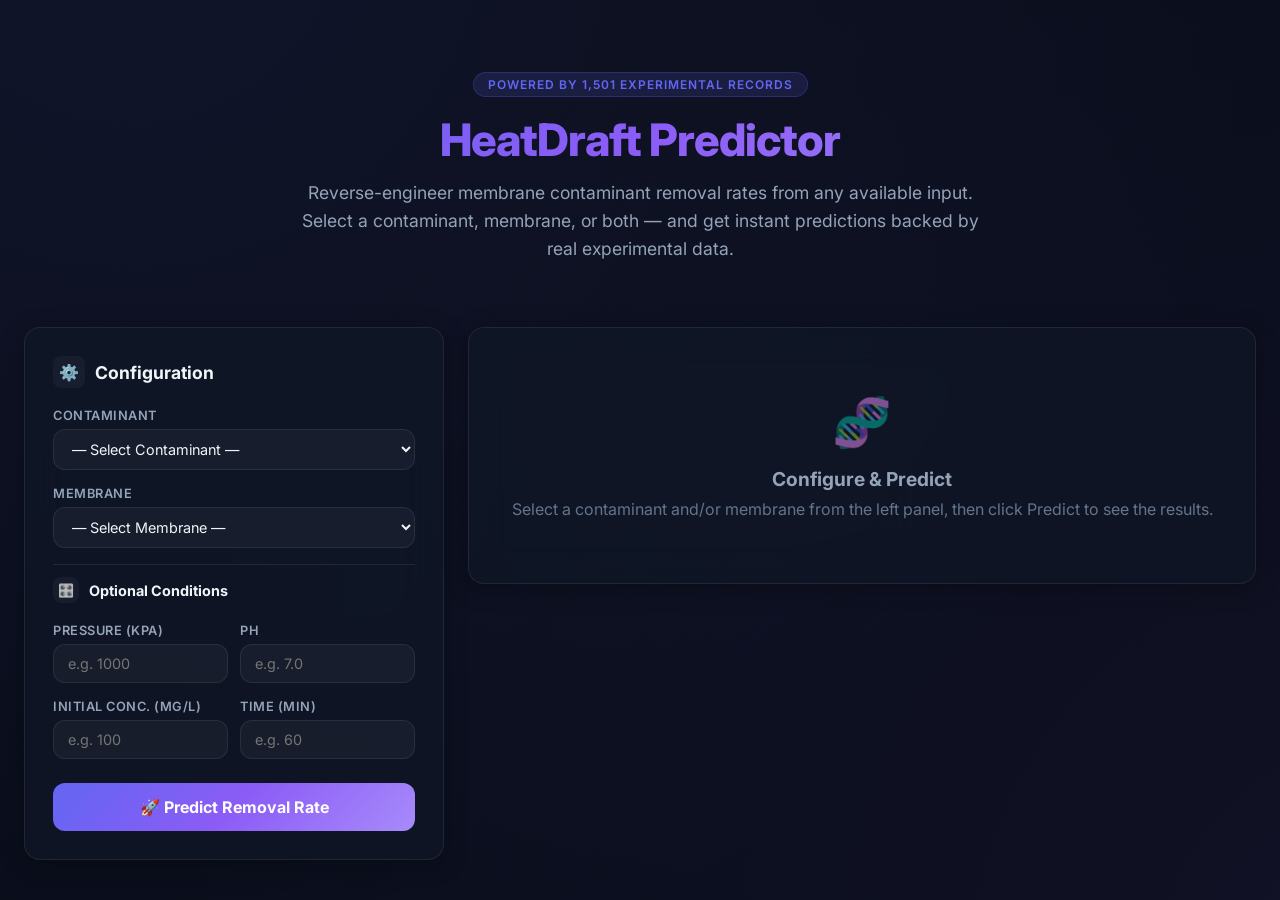
<file: app/index.html>
<!DOCTYPE html>
<html lang="en">
<head>
  <meta charset="UTF-8">
  <meta name="viewport" content="width=device-width, initial-scale=1.0">
  <meta name="description" content="HeatDraft - Membrane Contaminant Removal Rate Prediction App powered by experimental data from Nature paper dataset.">
  <title>HeatDraft | Membrane Removal Rate Predictor</title>
  <link rel="stylesheet" href="style.css">
</head>
<body>
  <div class="app-container">

    <!-- Header -->
    <header class="header">
      <div class="badge">Powered by 1,501 Experimental Records</div>
      <h1>HeatDraft Predictor</h1>
      <p>Reverse-engineer membrane contaminant removal rates from any available input. 
         Select a contaminant, membrane, or both — and get instant predictions backed by real experimental data.</p>
    </header>

    <!-- Main Layout -->
    <div class="main-grid">

      <!-- Left Panel: Inputs -->
      <div class="card" style="position:sticky; top:24px;">
        <div class="card-title"><div class="icon">⚙️</div> Configuration</div>

        <div class="form-group">
          <label for="contaminant-select">Contaminant</label>
          <select id="contaminant-select">
            <option value="">— Select Contaminant —</option>
          </select>
        </div>

        <div class="form-group">
          <label for="membrane-select">Membrane</label>
          <select id="membrane-select">
            <option value="">— Select Membrane —</option>
          </select>
        </div>

        <div class="separator"></div>

        <div class="card-title" style="font-size:0.9rem; margin-top:12px;">
          <div class="icon" style="width:26px;height:26px;font-size:0.8rem;">🎛️</div> 
          Optional Conditions
        </div>

        <div class="input-row">
          <div class="form-group">
            <label for="pressure">Pressure (kPa)</label>
            <input type="number" id="pressure" placeholder="e.g. 1000" step="any">
          </div>
          <div class="form-group">
            <label for="ph">pH</label>
            <input type="number" id="ph" placeholder="e.g. 7.0" step="0.1" min="0" max="14">
          </div>
        </div>

        <div class="input-row">
          <div class="form-group">
            <label for="init-conc">Initial Conc. (mg/L)</label>
            <input type="number" id="init-conc" placeholder="e.g. 100" step="any">
          </div>
          <div class="form-group">
            <label for="time">Time (min)</label>
            <input type="number" id="time" placeholder="e.g. 60" step="any">
          </div>
        </div>

        <button class="btn-predict" onclick="predict()">
          🚀 Predict Removal Rate
        </button>
      </div>

      <!-- Right Panel: Results -->
      <div id="results-area" class="results-area">
        <div class="card empty-state">
          <div class="icon">🧬</div>
          <h3>Configure & Predict</h3>
          <p>Select a contaminant and/or membrane from the left panel, then click Predict to see the results.</p>
        </div>
      </div>
    </div>
  </div>

  <script src="app_data.js"></script>
  <script src="app.js"></script>
</body>
</html>
</file>
<file: app/style.css>
@import url('https://fonts.googleapis.com/css2?family=Inter:wght@300;400;500;600;700;800&display=swap');

*, *::before, *::after { box-sizing: border-box; margin: 0; padding: 0; }

:root {
  --bg-primary: #0a0e1a;
  --bg-secondary: #111827;
  --bg-card: rgba(17, 24, 39, 0.7);
  --bg-glass: rgba(255,255,255,0.04);
  --border: rgba(255,255,255,0.08);
  --border-focus: rgba(99,102,241,0.5);
  --text-primary: #f1f5f9;
  --text-secondary: #94a3b8;
  --text-muted: #64748b;
  --accent: #6366f1;
  --accent-glow: rgba(99,102,241,0.3);
  --success: #10b981;
  --warning: #f59e0b;
  --danger: #ef4444;
  --gradient-1: linear-gradient(135deg, #6366f1, #8b5cf6, #a78bfa);
  --gradient-2: linear-gradient(135deg, #0ea5e9, #6366f1);
  --radius: 12px;
  --radius-lg: 16px;
  --shadow: 0 4px 24px rgba(0,0,0,0.3);
  --transition: 0.3s cubic-bezier(0.4, 0, 0.2, 1);
}

body {
  font-family: 'Inter', sans-serif;
  background: var(--bg-primary);
  color: var(--text-primary);
  min-height: 100vh;
  overflow-x: hidden;
}

body::before {
  content: '';
  position: fixed;
  top: -50%;
  left: -50%;
  width: 200%;
  height: 200%;
  background: radial-gradient(circle at 30% 20%, rgba(99,102,241,0.08) 0%, transparent 50%),
              radial-gradient(circle at 80% 80%, rgba(139,92,246,0.06) 0%, transparent 50%);
  z-index: 0;
  pointer-events: none;
  animation: bgFloat 20s ease-in-out infinite alternate;
}

@keyframes bgFloat {
  0% { transform: translate(0, 0); }
  100% { transform: translate(-3%, -3%); }
}

.app-container { position: relative; z-index: 1; max-width: 1400px; margin: 0 auto; padding: 24px; }

/* Header */
.header {
  text-align: center;
  padding: 48px 24px 32px;
  margin-bottom: 32px;
}
.header h1 {
  font-size: 2.8rem;
  font-weight: 800;
  background: var(--gradient-1);
  -webkit-background-clip: text;
  -webkit-text-fill-color: transparent;
  background-clip: text;
  margin-bottom: 12px;
  letter-spacing: -1px;
}
.header p {
  font-size: 1.1rem;
  color: var(--text-secondary);
  max-width: 700px;
  margin: 0 auto;
  line-height: 1.6;
}
.badge {
  display: inline-block;
  padding: 4px 14px;
  border-radius: 20px;
  font-size: 0.75rem;
  font-weight: 600;
  text-transform: uppercase;
  letter-spacing: 1px;
  margin-bottom: 16px;
  background: rgba(99,102,241,0.15);
  color: var(--accent);
  border: 1px solid rgba(99,102,241,0.25);
}

/* Layout */
.main-grid {
  display: grid;
  grid-template-columns: 420px 1fr;
  gap: 24px;
  align-items: start;
}

@media (max-width: 1024px) {
  .main-grid { grid-template-columns: 1fr; }
}

/* Cards */
.card {
  background: var(--bg-card);
  border: 1px solid var(--border);
  border-radius: var(--radius-lg);
  padding: 28px;
  backdrop-filter: blur(20px);
  box-shadow: var(--shadow);
  transition: var(--transition);
}
.card:hover { border-color: rgba(255,255,255,0.12); }
.card-title {
  font-size: 1.1rem;
  font-weight: 700;
  margin-bottom: 20px;
  display: flex;
  align-items: center;
  gap: 10px;
}
.card-title .icon {
  width: 32px;
  height: 32px;
  border-radius: 8px;
  display: flex;
  align-items: center;
  justify-content: center;
  font-size: 1rem;
  background: var(--bg-glass);
}

/* Form elements */
.form-group { margin-bottom: 16px; }
.form-group label {
  display: block;
  font-size: 0.8rem;
  font-weight: 600;
  color: var(--text-secondary);
  margin-bottom: 6px;
  text-transform: uppercase;
  letter-spacing: 0.5px;
}

select, input[type="number"], input[type="text"] {
  width: 100%;
  padding: 10px 14px;
  background: var(--bg-glass);
  border: 1px solid var(--border);
  border-radius: var(--radius);
  color: var(--text-primary);
  font-family: 'Inter', sans-serif;
  font-size: 0.9rem;
  transition: var(--transition);
  outline: none;
}
select:focus, input:focus {
  border-color: var(--border-focus);
  box-shadow: 0 0 0 3px var(--accent-glow);
}
select { cursor: pointer; }
select option { background: var(--bg-secondary); color: var(--text-primary); }

.input-row {
  display: grid;
  grid-template-columns: 1fr 1fr;
  gap: 12px;
}

/* Primary button */
.btn-predict {
  width: 100%;
  padding: 14px;
  border: none;
  border-radius: var(--radius);
  background: var(--gradient-1);
  color: white;
  font-family: 'Inter', sans-serif;
  font-size: 1rem;
  font-weight: 700;
  cursor: pointer;
  transition: var(--transition);
  margin-top: 8px;
  position: relative;
  overflow: hidden;
}
.btn-predict:hover {
  transform: translateY(-2px);
  box-shadow: 0 8px 30px var(--accent-glow);
}
.btn-predict:active { transform: translateY(0); }
.btn-predict::after {
  content: '';
  position: absolute;
  top: 0; left: -100%;
  width: 100%; height: 100%;
  background: linear-gradient(90deg, transparent, rgba(255,255,255,0.15), transparent);
  transition: 0.5s;
}
.btn-predict:hover::after { left: 100%; }

/* Results area */
.results-area { display: flex; flex-direction: column; gap: 20px; }

.result-hero {
  background: linear-gradient(135deg, rgba(99,102,241,0.15), rgba(139,92,246,0.1));
  border: 1px solid rgba(99,102,241,0.25);
  border-radius: var(--radius-lg);
  padding: 32px;
  text-align: center;
  position: relative;
  overflow: hidden;
}
.result-hero::before {
  content: '';
  position: absolute;
  top: -2px; left: -2px; right: -2px; bottom: -2px;
  background: var(--gradient-1);
  border-radius: var(--radius-lg);
  z-index: -1;
  opacity: 0.15;
}
.result-value {
  font-size: 4rem;
  font-weight: 800;
  background: var(--gradient-1);
  -webkit-background-clip: text;
  -webkit-text-fill-color: transparent;
  background-clip: text;
  line-height: 1;
  margin-bottom: 4px;
}
.result-label {
  font-size: 0.9rem;
  color: var(--text-secondary);
  font-weight: 500;
}
.result-confidence {
  display: inline-block;
  margin-top: 12px;
  padding: 4px 16px;
  border-radius: 20px;
  font-size: 0.8rem;
  font-weight: 600;
}
.confidence-high { background: rgba(16,185,129,0.15); color: var(--success); border: 1px solid rgba(16,185,129,0.3); }
.confidence-medium { background: rgba(245,158,11,0.15); color: var(--warning); border: 1px solid rgba(245,158,11,0.3); }
.confidence-low { background: rgba(239,68,68,0.15); color: var(--danger); border: 1px solid rgba(239,68,68,0.3); }

/* Data grid */
.data-grid {
  display: grid;
  grid-template-columns: repeat(auto-fill, minmax(180px, 1fr));
  gap: 12px;
}
.data-cell {
  background: var(--bg-glass);
  border: 1px solid var(--border);
  border-radius: var(--radius);
  padding: 14px;
  transition: var(--transition);
}
.data-cell:hover {
  border-color: rgba(99,102,241,0.3);
  background: rgba(99,102,241,0.05);
}
.data-cell .label {
  font-size: 0.7rem;
  color: var(--text-muted);
  text-transform: uppercase;
  letter-spacing: 0.5px;
  margin-bottom: 4px;
}
.data-cell .value {
  font-size: 1.05rem;
  font-weight: 600;
  color: var(--text-primary);
}
.data-cell .value.na { color: var(--text-muted); font-style: italic; font-weight: 400; }

/* Match table */
.match-table {
  width: 100%;
  border-collapse: collapse;
  font-size: 0.85rem;
}
.match-table th {
  text-align: left;
  padding: 10px 12px;
  background: var(--bg-glass);
  color: var(--text-secondary);
  font-weight: 600;
  font-size: 0.75rem;
  text-transform: uppercase;
  letter-spacing: 0.5px;
  border-bottom: 1px solid var(--border);
}
.match-table td {
  padding: 10px 12px;
  border-bottom: 1px solid var(--border);
  color: var(--text-primary);
}
.match-table tr:hover td { background: rgba(99,102,241,0.05); }
.match-table .removal-pill {
  display: inline-block;
  padding: 2px 10px;
  border-radius: 12px;
  font-weight: 700;
  font-size: 0.85rem;
}
.removal-high { background: rgba(16,185,129,0.15); color: var(--success); }
.removal-med { background: rgba(245,158,11,0.15); color: var(--warning); }
.removal-low { background: rgba(239,68,68,0.15); color: var(--danger); }

/* Empty state */
.empty-state {
  text-align: center;
  padding: 64px 24px;
  color: var(--text-muted);
}
.empty-state .icon { font-size: 3rem; margin-bottom: 16px; opacity: 0.5; }
.empty-state h3 { font-size: 1.2rem; margin-bottom: 8px; color: var(--text-secondary); }

/* Separator */
.separator {
  height: 1px;
  background: var(--border);
  margin: 4px 0;
}

/* Animations */
@keyframes fadeInUp {
  from { opacity: 0; transform: translateY(20px); }
  to { opacity: 1; transform: translateY(0); }
}
.animate-in { animation: fadeInUp 0.4s ease-out forwards; }

/* Scrollbar */
::-webkit-scrollbar { width: 6px; }
::-webkit-scrollbar-track { background: transparent; }
::-webkit-scrollbar-thumb { background: var(--border); border-radius: 3px; }
::-webkit-scrollbar-thumb:hover { background: var(--text-muted); }
</file>
